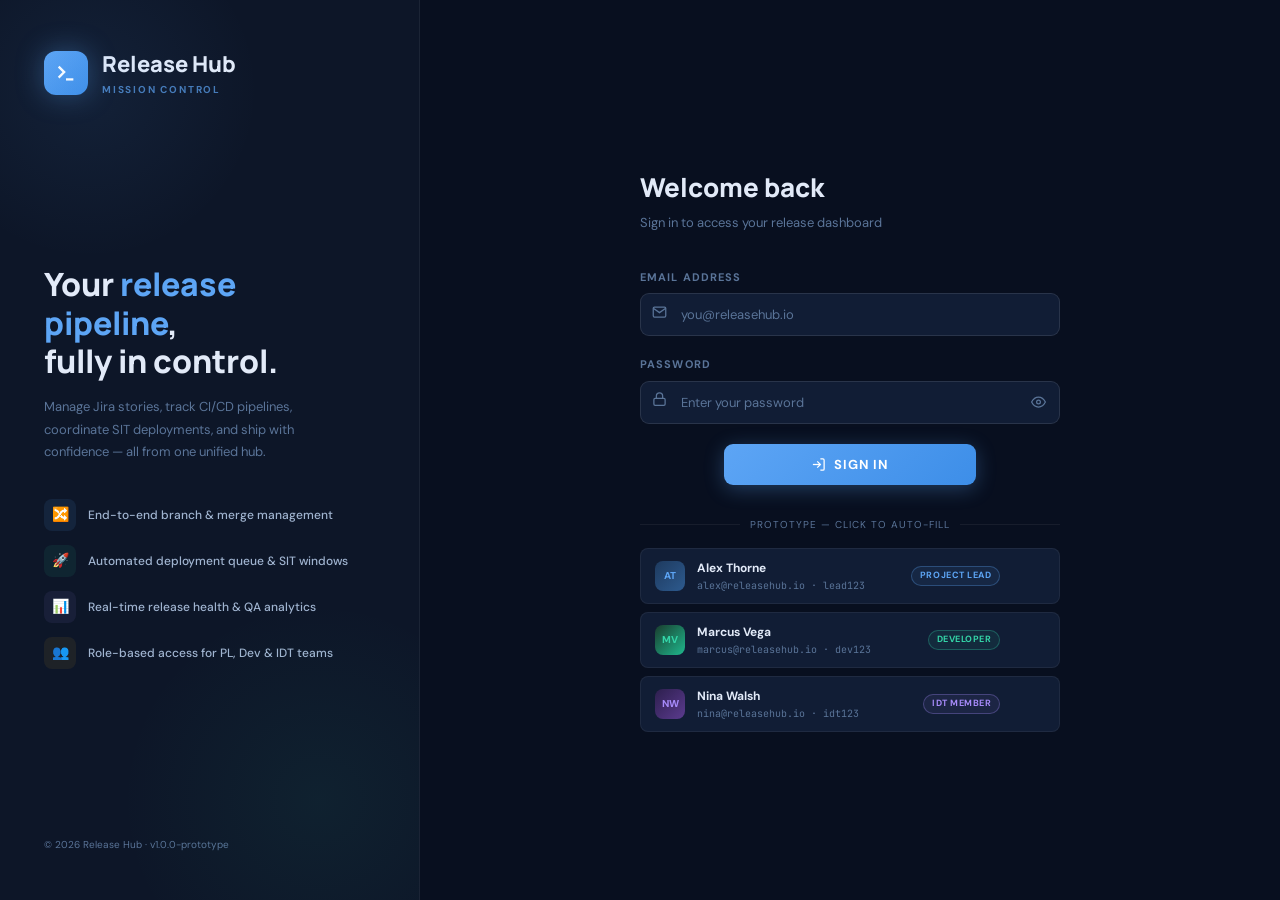
<file: index.html>
<!DOCTYPE html>
<html lang="en" class="dark">
<head>
<meta charset="utf-8"/>
<meta name="viewport" content="width=device-width, initial-scale=1.0"/>
<title>Release Hub | Mission Control</title>
<link href="https://fonts.googleapis.com/css2?family=Manrope:wght@400;500;600;700;800;900&family=JetBrains+Mono:wght@400;500;700&family=DM+Sans:wght@300;400;500;600;700&display=swap" rel="stylesheet"/>

<!-- ─── Stylesheets (load order matters) ─── -->
<link rel="stylesheet" href="css/variables.css"/>
<link rel="stylesheet" href="css/base.css"/>
<link rel="stylesheet" href="css/dashboard.css"/>
<link rel="stylesheet" href="css/release.css"/>
<link rel="stylesheet" href="css/queue.css"/>
<link rel="stylesheet" href="css/branches.css"/>

<style>
/* ─── User footer with role badge ─── */
.user-role-badge {
  display: inline-flex; align-items: center; gap: 4px;
  font-size: 9px; font-weight: 700; padding: 2px 7px;
  border-radius: 20px; text-transform: uppercase; letter-spacing: 0.06em;
  border: 1px solid; margin-top: 3px;
}
.user-footer-inner { flex: 1; min-width: 0; }
.user-footer-actions { display: flex; gap: 4px; align-items: center; }
.logout-btn {
  width: 28px; height: 28px; border-radius: 7px;
  background: none; border: 1px solid var(--border);
  color: var(--text3); cursor: pointer;
  display: flex; align-items: center; justify-content: center;
  transition: all 0.15s; flex-shrink: 0;
}
.logout-btn:hover { background: rgba(248,113,113,0.1); border-color: rgba(248,113,113,0.25); color: var(--red); }
.logout-btn svg { width: 13px; height: 13px; }

/* ─── Nav item locked (no permission) ─── */
.nav-item.locked { opacity: 0.35; cursor: not-allowed; pointer-events: none; }
.nav-item .nav-lock { margin-left: auto; opacity: 0.5; }
.nav-item .nav-lock svg { width: 11px; height: 11px; }

/* ─── Readonly banner ─── */
.readonly-banner {
  display: flex; align-items: center; gap: 8px;
  background: rgba(240,180,41,0.07); border: 1px solid rgba(240,180,41,0.2);
  border-radius: 8px; padding: 8px 14px; margin-bottom: 16px;
  font-size: 11px; color: var(--amber); font-weight: 600;
}
.readonly-banner svg { width: 14px; height: 14px; flex-shrink: 0; }

/* ─── Role indicator chip in header ─── */
.role-chip {
  display: inline-flex; align-items: center; gap: 5px;
  font-size: 10px; font-weight: 700; padding: 4px 10px;
  border-radius: 20px; text-transform: uppercase; letter-spacing: 0.05em;
  border: 1px solid;
}

html.light .logout-btn { border-color: rgba(0,174,239,0.18); }
html.light .logout-btn:hover { background: rgba(220,38,38,0.06); border-color: rgba(220,38,38,0.2); }
html.light .readonly-banner { background: rgba(217,119,6,0.06); border-color: rgba(217,119,6,0.2); }
</style>
</head>
<body>

<!-- auth.js must run first before anything else -->
<script src="js/auth.js"></script>
<script>
  /* ─── Guard: redirect to login if not authenticated ─── */
  if (!Auth.requireAuth()) { /* stops execution if redirecting */ }

  /* ─── Apply saved theme ─── */
  (function() {
    const saved = localStorage.getItem('rh-theme');
    if (saved === 'light') {
      document.documentElement.classList.remove('dark');
      document.documentElement.classList.add('light');
    }
  })();
</script>

<div class="shell">
  <!-- ─── SIDEBAR ─── -->
  <aside>
    <div class="logo-wrap">
      <div class="logo-mark">
        <svg viewBox="0 0 24 24" fill="none" stroke="currentColor" stroke-width="2.5"><polyline points="4 17 10 11 4 5"/><line x1="12" y1="19" x2="20" y2="19"/></svg>
      </div>
      <div class="logo-title">Release Hub</div>
      <div class="logo-sub">Mission Control</div>
    </div>
    <nav id="main-nav">
      <div class="nav-section-label">Navigation</div>
      <a class="nav-item active" id="nav-dashboard" onclick="showPage('dashboard')">
        <svg viewBox="0 0 24 24" fill="none" stroke="currentColor" stroke-width="2"><rect x="3" y="3" width="7" height="7" rx="1"/><rect x="14" y="3" width="7" height="7" rx="1"/><rect x="3" y="14" width="7" height="7" rx="1"/><rect x="14" y="14" width="7" height="7" rx="1"/></svg>
        Dashboard
      </a>
      <a class="nav-item" id="nav-release" onclick="showPage('release')">
        <svg viewBox="0 0 24 24" fill="none" stroke="currentColor" stroke-width="2"><circle cx="6" cy="6" r="2"/><circle cx="18" cy="6" r="2"/><circle cx="6" cy="18" r="2"/><circle cx="18" cy="18" r="2"/><line x1="8" y1="6" x2="16" y2="6"/><line x1="6" y1="8" x2="6" y2="16"/><line x1="18" y1="8" x2="18" y2="16"/></svg>
        Release Management
        <span class="nav-badge">3</span>
      </a>
      <a class="nav-item" id="nav-queue" onclick="showPage('queue')">
        <svg viewBox="0 0 24 24" fill="none" stroke="currentColor" stroke-width="2"><line x1="8" y1="6" x2="21" y2="6"/><line x1="8" y1="12" x2="21" y2="12"/><line x1="8" y1="18" x2="21" y2="18"/><line x1="3" y1="6" x2="3.01" y2="6"/><line x1="3" y1="12" x2="3.01" y2="12"/><line x1="3" y1="18" x2="3.01" y2="18"/></svg>
        Deployment Queue
      </a>
      <div class="nav-section-label" style="margin-top:10px;">System</div>
      <a class="nav-item" id="nav-branches" onclick="showPage('branches')">
        <svg viewBox="0 0 24 24" fill="none" stroke="currentColor" stroke-width="2"><line x1="6" y1="3" x2="6" y2="15"/><circle cx="18" cy="6" r="3"/><circle cx="6" cy="18" r="3"/><path d="M18 9a9 9 0 0 1-9 9"/></svg>
        Branch Management
      </a>
      <a class="nav-item" href="#">
        <svg viewBox="0 0 24 24" fill="none" stroke="currentColor" stroke-width="2"><circle cx="12" cy="12" r="3"/><path d="M19.07 4.93a10 10 0 0 1 0 14.14M4.93 4.93a10 10 0 0 0 0 14.14"/></svg>
        Settings
      </a>
    </nav>

    <!-- ─── Logged-in User Footer ─── -->
    <div class="user-footer" id="user-footer">
      <!-- populated by app.js → applyAuthToUI() -->
    </div>
  </aside>

  <!-- ─── MAIN ─── -->
  <div class="main">
    <header>
      <div class="header-left">
        <span class="header-title">Active Releases</span>
        <!-- Tabs rendered dynamically from DB by app.js → renderReleaseTabs() -->
        <div class="release-tabs" id="release-tabs"></div>
      </div>
      <div class="header-right">
        <!-- Role chip shown in header -->
        <span class="role-chip" id="header-role-chip" style="display:none;"></span>
        <button class="theme-toggle" onclick="toggleTheme()" title="Toggle light/dark mode">
          <div class="theme-toggle-thumb">
            <span class="theme-toggle-icon-moon">🌙</span>
            <span class="theme-toggle-icon-sun">☀️</span>
          </div>
        </button>
        <button class="icon-btn" title="Notifications">
          <svg viewBox="0 0 24 24" fill="none" stroke="currentColor" stroke-width="2"><path d="M18 8A6 6 0 0 0 6 8c0 7-3 9-3 9h18s-3-2-3-9"/><path d="M13.73 21a2 2 0 0 1-3.46 0"/></svg>
          <span class="notif-dot"></span>
        </button>
        <button class="icon-btn" title="Settings">
          <svg viewBox="0 0 24 24" fill="none" stroke="currentColor" stroke-width="2"><circle cx="12" cy="12" r="3"/><path d="M19.4 15a1.65 1.65 0 0 0 .33 1.82l.06.06a2 2 0 0 1-2.83 2.83l-.06-.06a1.65 1.65 0 0 0-1.82-.33 1.65 1.65 0 0 0-1 1.51V21a2 2 0 0 1-4 0v-.09A1.65 1.65 0 0 0 9 19.4a1.65 1.65 0 0 0-1.82.33l-.06.06a2 2 0 0 1-2.83-2.83l.06-.06A1.65 1.65 0 0 0 4.68 15a1.65 1.65 0 0 0-1.51-1H3a2 2 0 0 1 0-4h.09A1.65 1.65 0 0 0 4.6 9a1.65 1.65 0 0 0-.33-1.82l-.06-.06a2 2 0 0 1 2.83-2.83l.06.06A1.65 1.65 0 0 0 9 4.68a1.65 1.65 0 0 0 1-1.51V3a2 2 0 0 1 4 0v.09a1.65 1.65 0 0 0 1 1.51 1.65 1.65 0 0 0 1.82-.33l.06-.06a2 2 0 0 1 2.83 2.83l-.06.06A1.65 1.65 0 0 0 19.4 9a1.65 1.65 0 0 0 1.51 1H21a2 2 0 0 1 0 4h-.09a1.65 1.65 0 0 0-1.51 1z"/></svg>
        </button>
        <div class="head-avatar" id="head-avatar">AT</div>
      </div>
    </header>

    <!-- ══ DASHBOARD ══ -->
    <div class="page active" id="page-dashboard"></div>

    <!-- ══ RELEASE MANAGEMENT ══ -->
    <div class="page" id="page-release"></div>

    <!-- ══ DEPLOYMENT QUEUE ══ -->
    <div class="page" id="page-queue"></div>

    <!-- ══ BRANCH MANAGEMENT ══ -->
    <div class="page" id="page-branches"></div>
  </div>
</div>

<!-- ─── JavaScript (load order matters) ─── -->
<!-- auth.js already loaded in <head> above -->
<script src="js/db.js"></script>
<script src="js/seeds.js"></script>
<script src="js/data.js"></script>
<script src="js/utils.js"></script>
<script src="js/dashboard.js"></script>
<script src="js/release.js"></script>
<script src="js/queue.js"></script>
<script src="js/branches.js"></script>
<script src="js/app.js"></script>

</body>
</html>
</file>
<file: css/variables.css>
/* ═══════════════════════════════════════════════════
   VARIABLES.CSS — CSS Custom Properties & Theming
   ═══════════════════════════════════════════════════ */

:root {
  --bg:       #080f1f;
  --bg2:      #0d1628;
  --bg3:      #111d35;
  --bg4:      #172244;
  --bg5:      #1e2c52;
  --bg6:      #253460;
  --primary:  #5da5f5;
  --primary2: #3d8ee8;
  --teal:     #34d5a8;
  --teal2:    #1fb88d;
  --amber:    #f0b429;
  --red:      #f87171;
  --red2:     #ef4444;
  --purple:   #a78bfa;
  --text:     #e2eaf8;
  --text2:    #a0b4d0;
  --text3:    #5a7498;
  --border:   rgba(255,255,255,0.06);
  --border2:  rgba(255,255,255,0.1);
  --glow-primary: rgba(93,165,245,0.15);
  --glow-teal: rgba(52,213,168,0.12);
  --nav-w: 230px;
  --header-h: 54px;
}

/* ─── LIGHT MODE OVERRIDES ─── */
html.light {
  --bg:       #e8f4fd;
  --bg2:      #ffffff;
  --bg3:      #ffffff;
  --bg4:      #f0f8ff;
  --bg5:      #daeefa;
  --bg6:      #c0e2f5;
  --primary:  #00aeef;
  --primary2: #0092cc;
  --teal:     #00b894;
  --teal2:    #009678;
  --amber:    #d97706;
  --red:      #dc2626;
  --red2:     #dc2626;
  --purple:   #7c3aed;
  --text:     #0d2a45;
  --text2:    #2d5a7a;
  --text3:    #6b9ab8;
  --border:   rgba(0,174,239,0.12);
  --border2:  rgba(0,174,239,0.2);
}

html.light .logo-title { color: #0d2a45; }
html.light .logo-sub { color: rgba(0,174,239,0.6); }
html.light .logo-mark { box-shadow: 0 0 16px rgba(0,174,239,0.25); }
html.light .nav-item:hover { background: rgba(0,174,239,0.06); }
html.light .nav-item.active { background: rgba(0,174,239,0.1); border-color: rgba(0,174,239,0.2); }
html.light aside { background: #ffffff; border-right: 1px solid rgba(0,174,239,0.15); }
html.light .user-avatar { background: linear-gradient(135deg, #d0e8f8, #b8d8f4); border-color: rgba(0,174,239,0.25); }
html.light header { background: #ffffff; border-bottom: 1px solid rgba(0,174,239,0.15); }
html.light .icon-btn { border-color: rgba(0,174,239,0.18); }
html.light .icon-btn:hover { background: #e8f4fd; }
html.light .head-avatar { background: linear-gradient(135deg, #d0e8f8, #b8d8f4); border-color: rgba(0,174,239,0.25); }
html.light .notif-dot { border-color: #ffffff; }
html.light .rel-card { border-color: rgba(0,174,239,0.15); box-shadow: 0 1px 6px rgba(0,174,239,0.08), 0 1px 2px rgba(0,0,0,0.04); background: #ffffff; }
html.light .rel-card:hover { box-shadow: 0 8px 24px rgba(0,174,239,0.15); }
html.light .panel { border-color: rgba(0,174,239,0.15); background: #ffffff; }
html.light .panel-header { background: #f0f8ff; border-bottom: 1px solid rgba(0,174,239,0.15); }
html.light .action-item:hover { background: #f7fcff; }
html.light .health-card { border-color: rgba(0,174,239,0.15); background: #ffffff; }
html.light .quick-item:hover { background: #f7fcff; }
html.light .story-row { background: #ffffff; }
html.light .story-row:hover { background: #f7fcff; }
html.light .app-row { background: #fafcff; border-bottom: 1px solid rgba(0,174,239,0.08); }
html.light .stories-wrap { border-color: rgba(0,174,239,0.15); background: #ffffff; }
html.light .tbl-head { background: #f0f8ff; border-color: rgba(0,174,239,0.15); }
html.light .story-group { border-color: rgba(0,174,239,0.12); }
html.light .apps-wrap { border-top-color: rgba(0,174,239,0.12); }
html.light .search-wrap input { background: #ffffff; border-color: rgba(0,174,239,0.2); color: #0d2a45; }
html.light .search-wrap input:focus { border-color: rgba(0,174,239,0.5); }
html.light .sort-sel { background: #ffffff; border-color: rgba(0,174,239,0.2); color: #2d5a7a; }
html.light .bento-card { border-color: rgba(0,174,239,0.15); background: #ffffff; }
html.light .conflict-item { background: #f0f8ff; }
html.light .timeline-widget { border-color: rgba(0,174,239,0.15); background: #ffffff; }
html.light .tl-dot { background: #ffffff; }
html.light .env-summary { background: rgba(0,174,239,0.06); border-color: rgba(0,174,239,0.2); }
html.light .env-divider { background: rgba(0,174,239,0.2); }
html.light .rel-id-tag { background: #f0f8ff; border-color: rgba(0,174,239,0.2); color: #6b9ab8; }
html.light .dq-stat { border-color: rgba(0,174,239,0.15); background: #ffffff; box-shadow: 0 1px 4px rgba(0,0,0,0.04); }
html.light .queue-table { border-color: rgba(0,174,239,0.15); background: #ffffff; }
html.light .qt-head { background: #f0f8ff; border-color: rgba(0,174,239,0.15); }
html.light .qt-row { border-color: rgba(0,174,239,0.1); }
html.light .qt-row:hover { background: #f7fcff; }
html.light .qt-app-icon { background: rgba(0,174,239,0.08); }
html.light .windows-card { background: #ffffff; border-color: rgba(0,174,239,0.15); box-shadow: 0 1px 4px rgba(0,0,0,0.04); }
html.light .window-item { border-left-color: rgba(0,174,239,0.2); }
html.light .window-item::before { border-color: #ffffff; }
html.light .window-countdown { background: #f0f8ff; }
html.light .emergency-card { border-color: rgba(0,174,239,0.2); }
html.light .btn-ghost { background: #f0f8ff; color: #2d5a7a; border-color: rgba(0,174,239,0.25); }
html.light .btn-ghost:hover { background: #daeefa; color: #0d2a45; }
html.light .btn-teal { background: rgba(0,184,148,0.1); border-color: rgba(0,184,148,0.3); }
html.light .btn-red { background: rgba(220,38,38,0.08); border-color: rgba(220,38,38,0.2); }
html.light .chip-teal  { background: rgba(0,184,148,0.1); border-color: rgba(0,184,148,0.3); }
html.light .chip-blue  { background: rgba(0,174,239,0.1); border-color: rgba(0,174,239,0.3); }
html.light .chip-red   { background: rgba(220,38,38,0.08); border-color: rgba(220,38,38,0.2); }
html.light .chip-gray  { background: rgba(107,154,184,0.1); border-color: rgba(107,154,184,0.25); }
html.light .chip-amber { background: rgba(217,119,6,0.1); border-color: rgba(217,119,6,0.25); }
html.light .chip-purple{ background: rgba(124,58,237,0.08); border-color: rgba(124,58,237,0.2); }
html.light ::-webkit-scrollbar-thumb { background: #b8d8f4; }
html.light ::-webkit-scrollbar-thumb:hover { background: #a0c8ec; }
html.light .prog-bar { background: #e8f4fd; }
html.light .nav-badge { background: #dc2626; }

/* ─── THEME TOGGLE BUTTON ─── */
.theme-toggle {
  width: 56px; height: 28px; border-radius: 20px;
  background: var(--bg5); border: 1px solid var(--border2);
  cursor: pointer; position: relative;
  transition: background 0.3s, border-color 0.3s;
  flex-shrink: 0; padding: 0;
}
html.light .theme-toggle { background: rgba(0,174,239,0.15); border-color: rgba(0,174,239,0.3); }
.theme-toggle-thumb {
  position: absolute; top: 3px; left: 3px;
  width: 20px; height: 20px; border-radius: 50%;
  background: var(--primary);
  transition: transform 0.3s cubic-bezier(0.34,1.56,0.64,1);
  display: flex; align-items: center; justify-content: center;
  font-size: 11px; line-height: 1;
}
html.light .theme-toggle-thumb { transform: translateX(28px); }
.theme-toggle-icon-moon { display: block; }
.theme-toggle-icon-sun  { display: none; }
html.light .theme-toggle-icon-moon { display: none; }
html.light .theme-toggle-icon-sun  { display: block; }
</file>
<file: css/base.css>
/* ═══════════════════════════════════════════════════
   BASE.CSS — Reset, Layout, Sidebar, Header,
              Buttons, Chips, Panel, Avatar
   ═══════════════════════════════════════════════════ */

*, *::before, *::after { box-sizing: border-box; margin: 0; padding: 0; }

html, body { height: 100%; overflow: hidden; }
body {
  background: var(--bg);
  color: var(--text);
  font-family: 'DM Sans', sans-serif;
  font-size: 14px;
  line-height: 1.5;
  transition: background 0.25s, color 0.25s;
}

/* ─── SCROLLBAR ─── */
::-webkit-scrollbar { width: 5px; height: 5px; }
::-webkit-scrollbar-track { background: transparent; }
::-webkit-scrollbar-thumb { background: var(--bg5); border-radius: 10px; }
::-webkit-scrollbar-thumb:hover { background: var(--bg6); }

/* ─── LAYOUT ─── */
.shell { display: flex; height: 100vh; }

/* ─── SIDEBAR ─── */
aside {
  width: var(--nav-w);
  min-width: var(--nav-w);
  background: var(--bg2);
  border-right: 1px solid var(--border);
  display: flex;
  flex-direction: column;
  position: relative;
  z-index: 20;
}

.logo-wrap {
  padding: 20px 18px 22px;
  border-bottom: 1px solid var(--border);
}
.logo-mark {
  width: 36px; height: 36px;
  background: linear-gradient(135deg, var(--primary), var(--primary2));
  border-radius: 10px;
  display: flex; align-items: center; justify-content: center;
  margin-bottom: 10px;
  box-shadow: 0 0 20px rgba(93,165,245,0.3);
}
.logo-mark svg { width: 18px; height: 18px; color: #fff; }
.logo-title { font-family: 'Manrope', sans-serif; font-size: 16px; font-weight: 800; color: #f0f6ff; }
.logo-sub { font-size: 9px; text-transform: uppercase; letter-spacing: 0.18em; color: rgba(93,165,245,0.5); font-weight: 700; margin-top: 1px; }

nav { padding: 10px 8px; flex: 1; }
.nav-section-label {
  font-size: 9px; text-transform: uppercase; letter-spacing: 0.14em;
  color: var(--text3); font-weight: 700; padding: 10px 10px 4px;
}
.nav-item {
  display: flex; align-items: center; gap: 10px;
  padding: 9px 12px; border-radius: 8px;
  font-size: 12px; font-weight: 600; color: var(--text3);
  cursor: pointer; transition: all 0.15s;
  text-decoration: none; position: relative;
  margin-bottom: 2px;
  border: 1px solid transparent;
  letter-spacing: 0.01em;
}
.nav-item svg { width: 15px; height: 15px; flex-shrink: 0; }
.nav-item:hover { color: var(--text2); background: rgba(255,255,255,0.03); }
.nav-item.active {
  color: var(--primary);
  background: rgba(93,165,245,0.1);
  border-color: rgba(93,165,245,0.15);
}
.nav-item.active::before {
  content: '';
  position: absolute; left: 0; top: 25%; bottom: 25%;
  width: 3px; background: var(--primary);
  border-radius: 0 4px 4px 0; left: -8px;
}
.nav-badge {
  margin-left: auto; background: var(--red2);
  color: white; font-size: 9px; font-weight: 700;
  padding: 1px 6px; border-radius: 20px;
}

.user-footer {
  padding: 14px 16px;
  border-top: 1px solid var(--border);
  display: flex; align-items: center; gap: 10px;
}
.user-avatar {
  width: 34px; height: 34px; border-radius: 10px;
  background: linear-gradient(135deg, var(--bg5), var(--bg6));
  display: flex; align-items: center; justify-content: center;
  font-size: 11px; font-weight: 800; color: var(--primary);
  border: 1px solid rgba(93,165,245,0.2);
  flex-shrink: 0;
}
.user-name { font-size: 12px; font-weight: 700; color: var(--text); }
.user-email { font-size: 10px; color: var(--text3); margin-top: 1px; }

/* ─── MAIN AREA ─── */
.main { flex: 1; display: flex; flex-direction: column; min-width: 0; overflow: hidden; }

header {
  height: var(--header-h);
  background: var(--bg2);
  border-bottom: 1px solid var(--border);
  display: flex; align-items: center; justify-content: space-between;
  padding: 0 24px;
  flex-shrink: 0;
  position: relative;
  z-index: 10;
}
.header-left { display: flex; align-items: center; gap: 20px; }
.header-title { font-family: 'Manrope', sans-serif; font-size: 18px; font-weight: 900; color: var(--primary); }

.release-tabs { display: flex; gap: 2px; }
.rtab {
  padding: 5px 14px; font-size: 12px; font-weight: 600;
  background: none; border: none; color: var(--text3);
  cursor: pointer; transition: all 0.15s;
  border-bottom: 2px solid transparent;
  font-family: 'DM Sans', sans-serif;
}
.rtab:hover { color: var(--text2); }
.rtab.active { color: var(--primary); border-bottom-color: var(--primary); }

.header-right { display: flex; align-items: center; gap: 10px; }
.icon-btn {
  width: 34px; height: 34px; border-radius: 8px;
  background: none; border: 1px solid var(--border);
  color: var(--text3); cursor: pointer;
  display: flex; align-items: center; justify-content: center;
  transition: all 0.15s; position: relative;
}
.icon-btn:hover { background: var(--bg3); color: var(--text2); }
.icon-btn svg { width: 15px; height: 15px; }
.notif-dot {
  position: absolute; top: 7px; right: 7px;
  width: 6px; height: 6px;
  background: var(--red2); border-radius: 50%;
  border: 2px solid var(--bg2);
}
.head-avatar {
  width: 30px; height: 30px; border-radius: 8px;
  background: linear-gradient(135deg, var(--bg5), var(--bg6));
  display: flex; align-items: center; justify-content: center;
  font-size: 10px; font-weight: 800; color: var(--primary);
  border: 1px solid rgba(93,165,245,0.2);
  cursor: pointer;
}

/* ─── PAGES ─── */
.page { flex: 1; overflow-y: auto; padding: 24px; display: none; }
.page.active { display: block; }

/* ─── BUTTONS ─── */
.btn {
  display: inline-flex; align-items: center; gap: 6px;
  padding: 7px 14px; border-radius: 7px;
  font-size: 11px; font-weight: 700; cursor: pointer;
  border: none; transition: all 0.15s; letter-spacing: 0.02em;
  font-family: 'DM Sans', sans-serif;
  text-transform: uppercase;
}
.btn-primary {
  background: linear-gradient(135deg, var(--primary), var(--primary2));
  color: white; box-shadow: 0 2px 12px rgba(93,165,245,0.25);
}
.btn-primary:hover { box-shadow: 0 4px 20px rgba(93,165,245,0.4); transform: translateY(-1px); }
.btn-ghost { background: var(--bg4); color: var(--text2); border: 1px solid var(--border2); }
.btn-ghost:hover { background: var(--bg5); color: var(--text); }
.btn-teal { background: rgba(52,213,168,0.15); color: var(--teal); border: 1px solid rgba(52,213,168,0.25); }
.btn-teal:hover { background: rgba(52,213,168,0.25); }
.btn-red { background: rgba(248,113,113,0.12); color: var(--red); border: 1px solid rgba(248,113,113,0.2); }
.btn-sm { padding: 4px 10px; font-size: 10px; }
.btn svg { width: 12px; height: 12px; }

/* ─── STATUS CHIPS ─── */
.chip {
  display: inline-flex; align-items: center; gap: 4px;
  font-size: 9px; font-weight: 700; padding: 3px 8px;
  border-radius: 20px; text-transform: uppercase; letter-spacing: 0.06em;
  white-space: nowrap; border: 1px solid;
}
.chip-teal  { background: rgba(52,213,168,0.1); color: var(--teal); border-color: rgba(52,213,168,0.25); }
.chip-blue  { background: rgba(93,165,245,0.1); color: var(--primary); border-color: rgba(93,165,245,0.25); }
.chip-red   { background: rgba(248,113,113,0.1); color: var(--red); border-color: rgba(248,113,113,0.2); }
.chip-gray  { background: rgba(160,180,208,0.08); color: var(--text3); border-color: rgba(160,180,208,0.15); }
.chip-amber { background: rgba(240,180,41,0.1); color: var(--amber); border-color: rgba(240,180,41,0.2); }
.chip-purple{ background: rgba(167,139,250,0.1); color: var(--purple); border-color: rgba(167,139,250,0.2); }
.chip-dot { width: 5px; height: 5px; border-radius: 50%; background: currentColor; }

/* ─── PANEL / CARD ─── */
.panel {
  background: var(--bg3);
  border: 1px solid var(--border);
  border-radius: 10px;
  overflow: hidden;
}
.panel-header {
  display: flex; align-items: center; justify-content: space-between;
  padding: 14px 18px;
  background: var(--bg4);
  border-bottom: 1px solid var(--border);
}
.panel-header h3 { font-size: 12px; font-weight: 700; display: flex; align-items: center; gap: 8px; }
.panel-header h3 svg { width: 14px; height: 14px; color: var(--primary); }

/* ─── AVATAR ─── */
.avatar {
  width: 24px; height: 24px; border-radius: 50%;
  display: flex; align-items: center; justify-content: center;
  font-size: 9px; font-weight: 800;
  border: 1px solid var(--border2);
  flex-shrink: 0;
}

/* ─── PAGE HEADER ─── */
.page-title {
  font-family: 'Manrope', sans-serif;
  font-size: 24px; font-weight: 900; color: var(--text);
}
.page-sub { font-size: 12px; color: var(--text3); margin-top: 3px; }

/* ─── FADE IN ─── */
@keyframes fadeUp { from { opacity:0; transform:translateY(8px); } to { opacity:1; transform:translateY(0); } }
.page.active { animation: fadeUp 0.25s ease; }
</file>
<file: css/dashboard.css>
/* ═══════════════════════════════════════════════════
   DASHBOARD.CSS — Dashboard Page Styles
   ═══════════════════════════════════════════════════ */

.dash-hero { display: flex; justify-content: space-between; align-items: flex-end; margin-bottom: 18px; }
.releases-row { display: grid; grid-template-columns: repeat(5,1fr); gap: 12px; margin-bottom: 24px; }
.rel-card {
  background: var(--bg3);
  border: 1px solid var(--border);
  border-radius: 10px; padding: 18px;
  border-top: 3px solid;
  cursor: pointer; transition: all 0.2s;
  position: relative; overflow: hidden;
}
.rel-card:hover { transform: translateY(-2px); box-shadow: 0 8px 24px rgba(0,0,0,0.3); }
.rel-card-id { font-family: 'Manrope', sans-serif; font-size: 20px; font-weight: 900; margin-bottom: 14px; }
.rel-row { display: flex; justify-content: space-between; font-size: 11px; margin-bottom: 5px; }
.rel-row .lbl { color: var(--text3); }
.rel-row .val { font-weight: 700; }
.prog-wrap { margin: 10px 0 6px; }
.prog-bar { height: 3px; background: var(--bg); border-radius: 3px; overflow: hidden; }
.prog-fill { height: 100%; border-radius: 3px; }
.prog-labels { display: flex; justify-content: space-between; font-size: 9px; font-weight: 700; margin-bottom: 4px; }
.rel-status { display: flex; align-items: center; gap: 6px; margin-top: 12px; }
.status-dot { width: 7px; height: 7px; border-radius: 50%; }
.status-text { font-size: 9px; font-weight: 700; text-transform: uppercase; letter-spacing: 0.08em; }
.urgent-tag {
  position: absolute; top: 6px; right: -16px;
  background: var(--red2); color: white; font-size: 8px; font-weight: 700;
  padding: 2px 22px; transform: rotate(30deg); letter-spacing: 0.1em; text-transform: uppercase;
}

.dash-grid { display: grid; grid-template-columns: 2fr 1fr; gap: 16px; }
.action-item {
  display: flex; align-items: center; justify-content: space-between;
  padding: 14px 18px; border-bottom: 1px solid var(--border);
  transition: background 0.15s;
}
.action-item:last-child { border-bottom: none; }
.action-item:hover { background: rgba(255,255,255,0.015); }
.action-icon {
  width: 34px; height: 34px; border-radius: 8px;
  display: flex; align-items: center; justify-content: center;
  flex-shrink: 0; font-size: 15px;
}
.action-info { flex: 1; min-width: 0; }
.action-title { font-size: 12px; font-weight: 700; white-space: nowrap; overflow: hidden; text-overflow: ellipsis; }
.action-desc { font-size: 10px; color: var(--text3); margin-top: 2px; }
.action-btns { display: flex; gap: 6px; align-items: center; flex-shrink: 0; }
.dismiss-btn { background: none; border: none; color: var(--text3); cursor: pointer; padding: 4px; border-radius: 4px; line-height: 1; }
.dismiss-btn:hover { color: var(--red); }

.health-grid { display: grid; grid-template-columns: 1fr 1fr; gap: 12px; margin-top: 14px; }
.health-card {
  background: var(--bg3); border: 1px solid var(--border);
  border-radius: 10px; padding: 16px;
}
.health-top { display: flex; justify-content: space-between; align-items: flex-start; margin-bottom: 14px; }
.health-label { font-size: 9px; color: var(--text3); text-transform: uppercase; letter-spacing: 0.1em; margin-top: 1px; }
.health-val { font-family: 'Manrope', sans-serif; font-size: 22px; font-weight: 900; }
.health-sub { font-size: 9px; font-weight: 700; text-transform: uppercase; letter-spacing: 0.08em; }
.spark-bars { display: flex; align-items: flex-end; gap: 3px; height: 32px; }
.spark-bar { width: 4px; border-radius: 2px 2px 0 0; }

.quick-panel { display: flex; flex-direction: column; gap: 0; }
.quick-item {
  display: flex; align-items: center; padding: 14px 18px;
  border-bottom: 1px solid var(--border); gap: 12px;
  cursor: pointer; transition: all 0.15s;
  border-left: 3px solid transparent;
}
.quick-item:last-child { border-bottom: none; }
.quick-item:hover { background: rgba(255,255,255,0.02); }
.quick-icon {
  width: 36px; height: 36px; border-radius: 8px;
  display: flex; align-items: center; justify-content: center;
  flex-shrink: 0; font-size: 16px;
}
.quick-title { font-size: 12px; font-weight: 700; }
.quick-sub { font-size: 10px; color: var(--text3); margin-top: 1px; }
.quick-arrow { margin-left: auto; color: var(--text3); }
.quick-arrow svg { width: 12px; height: 12px; }
</file>
<file: css/release.css>
/* ═══════════════════════════════════════════════════
   RELEASE.CSS — Release Management Page Styles
   ═══════════════════════════════════════════════════ */

.breadcrumb { display: flex; align-items: center; gap: 6px; font-size: 9px; text-transform: uppercase; letter-spacing: 0.14em; color: var(--text3); font-weight: 700; margin-bottom: 6px; }
.breadcrumb .curr { color: var(--primary); }
.breadcrumb svg { width: 10px; height: 10px; }

.rel-page-top { display: flex; justify-content: space-between; align-items: flex-start; margin-bottom: 20px; gap: 16px; }
.rel-id-tag {
  font-size: 10px; font-weight: 500; background: var(--bg4);
  padding: 3px 8px; border-radius: 4px; color: var(--text3);
  font-family: 'JetBrains Mono', monospace; border: 1px solid var(--border);
}

.env-summary {
  display: flex; align-items: center; gap: 20px;
  background: rgba(58,74,95,0.15);
  border: 1px solid var(--border2);
  border-radius: 10px; padding: 14px 22px;
  flex-shrink: 0;
}
.env-stat .es-label { font-size: 9px; font-weight: 700; text-transform: uppercase; letter-spacing: 0.1em; color: var(--text3); display: flex; align-items: center; gap: 5px; margin-bottom: 4px; }
.env-stat .es-val { font-family: 'Manrope', sans-serif; font-size: 18px; font-weight: 900; }
.env-divider { width: 1px; height: 38px; background: var(--border2); }

.tbl-filters { display: flex; align-items: center; gap: 10px; margin-bottom: 12px; }
.search-wrap { position: relative; flex: 1; max-width: 360px; }
.search-wrap input {
  width: 100%; background: var(--bg3); border: 1px solid var(--border);
  border-radius: 7px; padding: 8px 12px 8px 34px;
  font-size: 12px; color: var(--text); outline: none; font-family: 'DM Sans', sans-serif;
  transition: border-color 0.15s;
}
.search-wrap input:focus { border-color: rgba(93,165,245,0.4); }
.search-wrap input::placeholder { color: var(--text3); }
.search-icon { position: absolute; left: 10px; top: 50%; transform: translateY(-50%); color: var(--text3); }
.search-icon svg { width: 14px; height: 14px; }
.sort-sel {
  background: var(--bg3); border: 1px solid var(--border);
  border-radius: 7px; padding: 7px 12px; font-size: 11px;
  color: var(--text2); outline: none; font-family: 'DM Sans', sans-serif; cursor: pointer;
}

.tbl-head {
  display: grid; grid-template-columns: 5fr 2fr 2fr 3fr;
  gap: 12px; padding: 10px 18px;
  background: var(--bg4); border: 1px solid var(--border);
  border-radius: 8px 8px 0 0;
  font-size: 9px; font-weight: 700; text-transform: uppercase;
  letter-spacing: 0.12em; color: var(--text3); margin-bottom: -1px;
}
.tbl-head div:last-child { text-align: right; }

.stories-wrap { border: 1px solid var(--border); border-radius: 0 0 8px 8px; overflow: hidden; }

.story-group { border-bottom: 1px solid var(--border); }
.story-group:last-child { border-bottom: none; }

.story-row {
  display: grid; grid-template-columns: 5fr 2fr 2fr 3fr;
  gap: 12px; padding: 14px 18px;
  background: var(--bg3); align-items: center;
  cursor: pointer; transition: background 0.15s;
  border-left: 3px solid;
}
.story-row:hover { background: var(--bg4); }

.story-expand { transition: transform 0.2s; display: inline-flex; margin-right: 8px; }
.story-expand svg { width: 12px; height: 12px; color: var(--text3); }
.story-expand.open { transform: rotate(90deg); }
.story-name-text { font-size: 12px; font-weight: 700; }
.story-meta { font-size: 9px; color: var(--text3); text-transform: uppercase; letter-spacing: 0.08em; margin-top: 2px; font-family: 'JetBrains Mono', monospace; }

.owner-cell { display: flex; align-items: center; gap: 8px; }
.owner-info .owner-name { font-size: 11px; font-weight: 700; }
.owner-info .owner-time { font-size: 9px; color: var(--text3); margin-top: 1px; }

.story-actions { display: flex; justify-content: flex-end; gap: 6px; align-items: center; }
.more-btn { background: none; border: none; color: var(--text3); cursor: pointer; padding: 4px; font-size: 16px; line-height: 1; }
.more-btn:hover { color: var(--text2); }

.apps-wrap { display: none; border-top: 1px solid var(--border); }
.apps-wrap.open { display: block; }

.app-row {
  display: grid; grid-template-columns: 5fr 2fr 2fr 3fr;
  gap: 12px; padding: 10px 18px 10px 36px;
  background: rgba(8,15,31,0.4);
  border-bottom: 1px solid rgba(255,255,255,0.03);
  align-items: center;
  border-left: 3px solid transparent;
}
.app-row:last-child { border-bottom: none; }
.app-name-text { font-size: 11px; font-weight: 700; color: var(--text2); text-transform: uppercase; letter-spacing: 0.05em; }
.app-branch { font-size: 9px; color: var(--primary); font-family: 'JetBrains Mono', monospace; margin-top: 3px; display: flex; align-items: center; gap: 4px; }
.app-branch svg { width: 10px; height: 10px; }

/* ─── Bento Cards ─── */
.bento-grid { display: grid; grid-template-columns: repeat(3,1fr); gap: 14px; margin-top: 20px; }
.bento-card { background: var(--bg3); border: 1px solid var(--border); border-radius: 10px; padding: 18px; }
.bento-lbl { font-size: 9px; font-weight: 700; text-transform: uppercase; letter-spacing: 0.14em; color: var(--text3); display: flex; align-items: center; justify-content: space-between; margin-bottom: 14px; }
.bento-lbl svg { width: 14px; height: 14px; }
.bento-big { font-family: 'Manrope', sans-serif; font-size: 32px; font-weight: 900; }

.conflict-item { background: var(--bg4); border-radius: 6px; padding: 10px 12px; border-left: 2px solid; margin-bottom: 8px; }
.conflict-title { font-size: 11px; font-weight: 700; }
.conflict-sub { font-size: 9px; color: var(--text3); margin-top: 2px; }

/* ─── Timeline ─── */
.timeline-widget { background: var(--bg3); border: 1px solid var(--border); border-radius: 10px; padding: 20px; margin-top: 14px; }
.tl-steps { display: grid; grid-template-columns: repeat(6,1fr); gap: 8px; margin-top: 20px; position: relative; }
.tl-line-bg { position: absolute; left: 10%; right: 10%; top: 11px; height: 1px; background: var(--border2); z-index: 0; }
.tl-step { display: flex; flex-direction: column; align-items: center; text-align: center; gap: 8px; position: relative; z-index: 1; }
.tl-dot { width: 22px; height: 22px; border-radius: 50%; display: flex; align-items: center; justify-content: center; background: var(--bg3); border: 2px solid; }
.tl-dot svg { width: 12px; height: 12px; }
.tl-step-name { font-size: 10px; font-weight: 700; }
.tl-step-status { font-size: 8px; font-weight: 700; text-transform: uppercase; letter-spacing: 0.1em; }
.tl-step-date { font-size: 8px; color: var(--text3); }

/* ─── Pulse animation for env summary ─── */
@keyframes pulseGrow { 0%,100% { opacity:1; transform:scale(1); } 50% { opacity:0.6; transform:scale(0.85); } }
.pulse-status { animation: pulseGrow 2s infinite; }
</file>
<file: css/queue.css>
/* ═══════════════════════════════════════════════════
   QUEUE.CSS — Deployment Queue Page Styles
   ═══════════════════════════════════════════════════ */

.dq-stats { display: grid; grid-template-columns: repeat(4,1fr); gap: 12px; margin-bottom: 22px; }
.dq-stat {
  background: var(--bg3); border: 1px solid var(--border);
  border-radius: 10px; padding: 18px; position: relative; overflow: hidden;
}
.dq-stat.highlight { border-bottom: 3px solid var(--primary); }
.dq-stat-label { font-size: 9px; font-weight: 700; text-transform: uppercase; letter-spacing: 0.12em; color: var(--text3); margin-bottom: 6px; }
.dq-stat-value { font-family: 'Manrope', sans-serif; font-size: 26px; font-weight: 900; font-variant-numeric: tabular-nums; }
.dq-stat-icon { position: absolute; right: -6px; bottom: -6px; font-size: 48px; opacity: 0.07; }

.dq-layout { display: grid; grid-template-columns: 1fr 260px; gap: 16px; }

.queue-table { background: var(--bg3); border: 1px solid var(--border); border-radius: 10px; overflow: hidden; }
.qt-head {
  display: grid; grid-template-columns: 2fr 2.5fr 80px 120px 130px;
  gap: 8px; padding: 11px 20px;
  background: var(--bg4); border-bottom: 1px solid var(--border);
  font-size: 9px; font-weight: 700; text-transform: uppercase;
  letter-spacing: 0.1em; color: var(--text3);
}
.qt-head div:last-child { text-align: right; }
.qt-row {
  display: grid; grid-template-columns: 2fr 2.5fr 80px 120px 130px;
  gap: 8px; padding: 14px 20px;
  border-bottom: 1px solid var(--border);
  align-items: center; transition: background 0.15s;
}
.qt-row:last-child { border-bottom: none; }
.qt-row:hover { background: rgba(255,255,255,0.02); }
.qt-app-icon { width: 32px; height: 32px; border-radius: 7px; background: rgba(93,165,245,0.08); display: flex; align-items: center; justify-content: center; font-size: 15px; flex-shrink: 0; }
.qt-app-name { font-size: 12px; font-weight: 700; }
.qt-app-cid { font-size: 9px; color: var(--text3); font-family: 'JetBrains Mono', monospace; }
.qt-branch-text { font-size: 10px; font-family: 'JetBrains Mono', monospace; color: var(--text2); display: flex; align-items: center; gap: 5px; }
.qt-branch-text svg { width: 10px; height: 10px; color: var(--text3); flex-shrink: 0; }
.env-tag {
  display: inline-block; font-size: 9px; font-weight: 800;
  padding: 3px 8px; border-radius: 5px; text-transform: uppercase; letter-spacing: 0.06em;
}
.env-sit { background: rgba(93,165,245,0.12); color: var(--primary); border: 1px solid rgba(93,165,245,0.25); }
.env-nft { background: rgba(52,213,168,0.1); color: var(--teal); border: 1px solid rgba(52,213,168,0.2); }
.qt-status { display: flex; align-items: center; gap: 6px; font-size: 11px; font-weight: 700; color: var(--teal); }
.pulse-dot { width: 6px; height: 6px; border-radius: 50%; background: var(--teal); animation: pulse 2s infinite; }
@keyframes pulse { 0%,100% { opacity:1; transform:scale(1); } 50% { opacity:0.5; transform:scale(0.8); } }

.dq-sidebar { display: flex; flex-direction: column; gap: 14px; }
.windows-card { background: var(--bg3); border: 1px solid var(--border); border-radius: 10px; border-left: 3px solid var(--primary); padding: 18px; }
.wc-label { font-size: 9px; font-weight: 700; text-transform: uppercase; letter-spacing: 0.14em; color: var(--primary); margin-bottom: 16px; }
.window-item { padding-left: 16px; border-left: 1px solid rgba(255,255,255,0.1); position: relative; margin-bottom: 18px; }
.window-item:last-child { margin-bottom: 0; }
.window-item::before { content: ''; position: absolute; left: -5px; top: 3px; width: 9px; height: 9px; border-radius: 50%; border: 3px solid var(--bg); }
.window-item.wi-active::before { background: var(--primary); }
.window-item.wi-dim::before { background: var(--text3); }
.window-title { font-size: 11px; font-weight: 700; margin-bottom: 2px; }
.window-time { font-size: 10px; color: var(--text3); }
.window-countdown { font-size: 9px; font-family: 'JetBrains Mono', monospace; background: var(--bg4); padding: 4px 8px; border-radius: 5px; color: var(--primary); display: inline-block; margin-top: 6px; }
.window-countdown.wc-gray { color: var(--text3); }

.emergency-card {
  border: 2px dashed rgba(255,255,255,0.1);
  border-radius: 10px; padding: 20px;
  display: flex; flex-direction: column; align-items: center;
  text-align: center; margin-top: 14px;
}
.emergency-card svg { color: var(--text3); width: 28px; height: 28px; margin-bottom: 8px; }
.emergency-card p { font-size: 11px; color: var(--text3); margin-bottom: 12px; }
</file>
<file: css/branches.css>
/* ═══════════════════════════════════════════════════
   BRANCHES.CSS — Branch Management Page Styles
   ═══════════════════════════════════════════════════ */

/* ─── Page top bar ─── */
.bm-top {
  display: flex; justify-content: space-between;
  align-items: flex-end; margin-bottom: 20px;
}

/* ─── Release selector dropdown ─── */
.bm-release-wrap {
  display: flex; align-items: center; gap: 10px;
}
.bm-release-label {
  font-size: 10px; font-weight: 700; text-transform: uppercase;
  letter-spacing: 0.12em; color: var(--text3); white-space: nowrap;
}
.bm-release-select {
  background: var(--bg3);
  border: 1px solid var(--border2);
  border-radius: 8px;
  padding: 9px 36px 9px 14px;
  font-size: 13px; font-weight: 700;
  color: var(--text);
  font-family: 'DM Sans', sans-serif;
  outline: none; cursor: pointer;
  appearance: none;
  -webkit-appearance: none;
  background-image: url("data:image/svg+xml,%3Csvg xmlns='http://www.w3.org/2000/svg' width='12' height='12' viewBox='0 0 24 24' fill='none' stroke='%235a7498' stroke-width='2'%3E%3Cpolyline points='6 9 12 15 18 9'/%3E%3C/svg%3E");
  background-repeat: no-repeat;
  background-position: right 12px center;
  min-width: 160px;
  transition: border-color 0.15s, box-shadow 0.15s;
}
.bm-release-select:focus {
  border-color: var(--primary);
  box-shadow: 0 0 0 3px rgba(93,165,245,0.1);
}
html.light .bm-release-select {
  background-color: #ffffff;
  border-color: rgba(0,174,239,0.2);
  color: #0d2a45;
  background-image: url("data:image/svg+xml,%3Csvg xmlns='http://www.w3.org/2000/svg' width='12' height='12' viewBox='0 0 24 24' fill='none' stroke='%236b9ab8' stroke-width='2'%3E%3Cpolyline points='6 9 12 15 18 9'/%3E%3C/svg%3E");
}

/* ─── Search input ─── */
.bm-search-wrap { position: relative; }
.bm-search-wrap input {
  background: var(--bg3); border: 1px solid var(--border);
  border-radius: 8px; padding: 9px 12px 9px 34px;
  font-size: 12px; color: var(--text); outline: none;
  font-family: 'DM Sans', sans-serif;
  transition: border-color 0.15s;
  width: 260px;
}
.bm-search-wrap input:focus { border-color: rgba(93,165,245,0.4); }
.bm-search-wrap input::placeholder { color: var(--text3); }
.bm-search-icon {
  position: absolute; left: 10px; top: 50%;
  transform: translateY(-50%); color: var(--text3); pointer-events: none;
}
.bm-search-icon svg { width: 14px; height: 14px; display: block; }
html.light .bm-search-wrap input {
  background: #ffffff; border-color: rgba(0,174,239,0.2); color: #0d2a45;
}

/* ─── Stats strip ─── */
.bm-stats {
  display: grid; grid-template-columns: repeat(4, 1fr);
  gap: 12px; margin-bottom: 20px;
}
.bm-stat {
  background: var(--bg3); border: 1px solid var(--border);
  border-radius: 10px; padding: 16px 18px;
  display: flex; align-items: center; gap: 14px;
  position: relative; overflow: hidden;
}
.bm-stat-icon {
  width: 38px; height: 38px; border-radius: 9px;
  display: flex; align-items: center; justify-content: center;
  font-size: 17px; flex-shrink: 0;
}
.bm-stat-label {
  font-size: 9px; font-weight: 700; text-transform: uppercase;
  letter-spacing: 0.12em; color: var(--text3); margin-bottom: 4px;
}
.bm-stat-value {
  font-family: 'Manrope', sans-serif; font-size: 22px; font-weight: 900;
  line-height: 1;
}
.bm-stat-bg-icon {
  position: absolute; right: -4px; bottom: -4px;
  font-size: 44px; opacity: 0.06; pointer-events: none;
}

html.light .bm-stat { background: #ffffff; border-color: rgba(0,174,239,0.15); }

/* ─── Branch table container ─── */
.branch-table-wrap {
  background: var(--bg3); border: 1px solid var(--border);
  border-radius: 10px; overflow: hidden;
}

/* ─── Shared grid template ─── */
.bt-head,
.bt-row {
  display: grid;
  grid-template-columns: 44px 1.8fr 2.2fr 1.8fr 1.6fr 140px;
  gap: 0;
  padding: 0 18px;
}

/* ─── Table header ─── */
.bt-head {
  height: 36px;
  background: var(--bg4);
  border-bottom: 1px solid var(--border);
  font-size: 9px; font-weight: 700; text-transform: uppercase;
  letter-spacing: 0.12em; color: var(--text3);
  align-items: center;
}
/* Every header cell left-aligned, with right padding so text doesn't crowd next column */
.bt-head > * {
  text-align: left;
  padding-right: 12px;
}

html.light .bt-head { background: #f0f8ff; border-color: rgba(0,174,239,0.15); }

/* ─── Table row ─── */
.bt-row {
  min-height: 52px;
  border-bottom: 1px solid var(--border);
  align-items: center;
  transition: background 0.12s;
  border-left: 3px solid transparent;
}
/* Every row cell: left-aligned block, no overflow by default */
.bt-row > * {
  text-align: left;
  padding-right: 12px;
  min-width: 0;
}
.bt-row:last-child { border-bottom: none; }
.bt-row:hover { background: rgba(255,255,255,0.02); }

html.light .bt-row { border-bottom-color: rgba(0,174,239,0.08); }
html.light .bt-row:hover { background: #f7fcff; }

/* ─── Row index number ─── */
.bt-idx {
  font-size: 10px; font-weight: 700; font-family: 'JetBrains Mono', monospace;
  color: var(--text3); text-align: left; padding-right: 0;
}

/* ─── App cell ─── */
.bt-app {
  display: flex; align-items: center; gap: 9px;
  overflow: hidden;
}
.bt-app-icon {
  width: 30px; height: 30px; border-radius: 7px;
  background: rgba(93,165,245,0.08);
  display: flex; align-items: center; justify-content: center;
  font-size: 13px; flex-shrink: 0;
}
html.light .bt-app-icon { background: rgba(0,174,239,0.08); }
.bt-app-name {
  font-size: 11px; font-weight: 700;
  text-transform: uppercase; letter-spacing: 0.04em;
  color: var(--text2);
  white-space: nowrap; overflow: hidden; text-overflow: ellipsis;
}

/* ─── Branch cell ─── */
.bt-branch {
  display: flex; align-items: center; gap: 6px;
  font-size: 10px; font-family: 'JetBrains Mono', monospace;
  color: var(--primary);
  overflow: hidden;
}
.bt-branch svg { width: 11px; height: 11px; color: var(--text3); flex-shrink: 0; }
.bt-branch-text {
  overflow: hidden; white-space: nowrap; text-overflow: ellipsis;
}

/* ─── Story cell ─── */
.bt-story {
  display: flex; flex-direction: column; align-items: flex-start; gap: 3px;
  overflow: hidden;
}
.bt-story-id {
  font-size: 9px; font-weight: 700; font-family: 'JetBrains Mono', monospace;
  padding: 2px 7px; border-radius: 4px; border: 1px solid;
  display: inline-flex; align-items: center;
  width: fit-content; flex-shrink: 0;
}
.bt-story-name {
  font-size: 10px; color: var(--text3);
  white-space: nowrap; overflow: hidden; text-overflow: ellipsis;
  width: 100%;
}

/* ─── Owner / Status cell ─── */
.bt-owner {
  display: flex; align-items: center; gap: 7px;
  overflow: hidden;
}
.bt-owner-name {
  font-size: 10px; font-weight: 700;
  white-space: nowrap; overflow: hidden; text-overflow: ellipsis;
}

/* ─── Actions cell ─── */
.bt-actions {
  display: flex; justify-content: flex-start; align-items: center; gap: 6px;
  padding-right: 0;
}

/* ─── Empty state ─── */
.bm-empty {
  display: flex; flex-direction: column; align-items: center;
  justify-content: center; padding: 60px 20px; text-align: center;
}
.bm-empty svg { width: 36px; height: 36px; color: var(--text3); margin-bottom: 12px; }
.bm-empty-title { font-size: 14px; font-weight: 700; color: var(--text2); margin-bottom: 6px; }
.bm-empty-sub { font-size: 12px; color: var(--text3); }

/* ─── Result count label ─── */
.bm-result-label {
  font-size: 10px; color: var(--text3); font-weight: 600;
  margin-bottom: 8px; padding-left: 2px;
}
</file>
<file: css/login.css>
/* ═══════════════════════════════════════════════════
   LOGIN.CSS — Login Page Styles
   ═══════════════════════════════════════════════════ */

/* ─── Box-sizing reset (base.css not loaded on login page) ─── */
*, *::before, *::after { box-sizing: border-box; margin: 0; padding: 0; }

html, body {
  height: 100%;
  overflow: hidden;
  background: var(--bg);
  color: var(--text);
  font-family: 'DM Sans', sans-serif;
  font-size: 14px;
  line-height: 1.5;
  transition: background 0.25s, color 0.25s;
}

/* ─── Full-page layout ─── */
.login-shell {
  display: flex;
  height: 100vh;
  overflow: hidden;
}

/* ─── Left branding panel ─── */
.login-brand {
  width: 420px;
  min-width: 420px;
  background: var(--bg2);
  border-right: 1px solid var(--border);
  display: flex;
  flex-direction: column;
  justify-content: space-between;
  padding: 48px 44px;
  position: relative;
  overflow: hidden;
}

/* decorative glow orbs */
.login-brand::before {
  content: '';
  position: absolute;
  top: -80px; left: -80px;
  width: 340px; height: 340px;
  border-radius: 50%;
  background: radial-gradient(circle, rgba(93,165,245,0.08) 0%, transparent 70%);
  pointer-events: none;
}
.login-brand::after {
  content: '';
  position: absolute;
  bottom: -100px; right: -100px;
  width: 400px; height: 400px;
  border-radius: 50%;
  background: radial-gradient(circle, rgba(52,213,168,0.06) 0%, transparent 70%);
  pointer-events: none;
}

.brand-logo-wrap { display: flex; align-items: center; gap: 14px; }
.brand-logo-mark {
  width: 44px; height: 44px;
  background: linear-gradient(135deg, var(--primary), var(--primary2));
  border-radius: 12px;
  display: flex; align-items: center; justify-content: center;
  box-shadow: 0 0 28px rgba(93,165,245,0.35);
  flex-shrink: 0;
}
.brand-logo-mark svg { width: 22px; height: 22px; color: #fff; }
.brand-name { font-family: 'Manrope', sans-serif; font-size: 22px; font-weight: 900; color: var(--text); }
.brand-sub { font-size: 10px; text-transform: uppercase; letter-spacing: 0.18em; color: var(--primary); font-weight: 700; opacity: 0.7; margin-top: 1px; }

.brand-body { flex: 1; display: flex; flex-direction: column; justify-content: center; padding: 32px 0; }
.brand-headline {
  font-family: 'Manrope', sans-serif;
  font-size: 32px; font-weight: 900;
  color: var(--text);
  line-height: 1.2;
  margin-bottom: 16px;
}
.brand-headline span { color: var(--primary); }
.brand-desc { font-size: 13px; color: var(--text3); line-height: 1.7; max-width: 300px; margin-bottom: 36px; }

.brand-features { display: flex; flex-direction: column; gap: 14px; }
.brand-feature {
  display: flex; align-items: center; gap: 12px;
  font-size: 12px; color: var(--text2); font-weight: 500;
}
.brand-feature-icon {
  width: 32px; height: 32px; border-radius: 8px;
  display: flex; align-items: center; justify-content: center;
  font-size: 14px; flex-shrink: 0;
}

.brand-footer { font-size: 10px; color: var(--text3); }

/* ─── Right form panel ─── */
.login-form-panel {
  flex: 1;
  display: flex;
  align-items: center;
  justify-content: center;
  padding: 40px;
  overflow-y: auto;
}

.login-card {
  width: 100%;
  max-width: 420px;
}

.login-card-title {
  font-family: 'Manrope', sans-serif;
  font-size: 26px; font-weight: 900;
  color: var(--text);
  margin-bottom: 6px;
}
.login-card-sub { font-size: 13px; color: var(--text3); margin-bottom: 36px; }

/* ─── Form elements ─── */
.form-group { margin-bottom: 20px; }
.form-label {
  display: block;
  font-size: 11px; font-weight: 700;
  text-transform: uppercase; letter-spacing: 0.1em;
  color: var(--text3); margin-bottom: 8px;
}
.form-input-wrap { position: relative; }
.form-input-icon {
  position: absolute; left: 12px; top: 50%;
  transform: translateY(-50%);
  color: var(--text3); pointer-events: none;
}
.form-input-icon svg { width: 15px; height: 15px; }
.form-input {
  width: 100%;
  background: var(--bg3);
  border: 1px solid var(--border2);
  border-radius: 9px;
  padding: 12px 14px 12px 40px;
  font-size: 13px; color: var(--text);
  outline: none;
  font-family: 'DM Sans', sans-serif;
  transition: border-color 0.2s, box-shadow 0.2s;
}
.form-input:focus {
  border-color: var(--primary);
  box-shadow: 0 0 0 3px rgba(93,165,245,0.12);
}
.form-input::placeholder { color: var(--text3); }

/* password toggle */
.pwd-toggle {
  position: absolute; right: 12px; top: 50%;
  transform: translateY(-50%);
  background: none; border: none;
  color: var(--text3); cursor: pointer; padding: 2px;
  transition: color 0.15s;
}
.pwd-toggle:hover { color: var(--text2); }
.pwd-toggle svg { width: 15px; height: 15px; display: block; }

/* ─── Error message ─── */
.form-error {
  display: none;
  background: rgba(248,113,113,0.08);
  border: 1px solid rgba(248,113,113,0.25);
  border-radius: 8px;
  padding: 10px 14px;
  font-size: 12px; color: var(--red);
  margin-bottom: 20px;
  display: flex; align-items: center; gap: 8px;
}
.form-error.hidden { display: none; }
.form-error svg { width: 14px; height: 14px; flex-shrink: 0; }

/* ─── Submit button (narrower than inputs for visual hierarchy) ─── */
.login-btn {
  width: 60%;
  margin: 12px auto 0;
  padding: 12px 20px;
  background: linear-gradient(135deg, var(--primary), var(--primary2));
  color: white;
  border: none; border-radius: 9px;
  font-size: 13px; font-weight: 700;
  font-family: 'DM Sans', sans-serif;
  text-transform: uppercase; letter-spacing: 0.06em;
  cursor: pointer;
  box-shadow: 0 4px 20px rgba(93,165,245,0.3);
  transition: all 0.2s;
  display: flex; align-items: center; justify-content: center; gap: 8px;
}
.login-btn:hover { box-shadow: 0 6px 28px rgba(93,165,245,0.45); transform: translateY(-1px); }
.login-btn:active { transform: translateY(0); }
.login-btn svg { width: 15px; height: 15px; }
.login-btn.loading { opacity: 0.7; pointer-events: none; }

/* ─── Hint / sample credentials ─── */
.hint-section { margin-top: 32px; }
.hint-divider {
  display: flex; align-items: center; gap: 10px;
  margin-bottom: 16px;
}
.hint-divider-line { flex: 1; height: 1px; background: var(--border); }
.hint-divider-text { font-size: 10px; color: var(--text3); text-transform: uppercase; letter-spacing: 0.1em; white-space: nowrap; }

.hint-cards { display: flex; flex-direction: column; gap: 8px; }
.hint-card {
  display: flex; align-items: center; gap: 12px;
  padding: 10px 14px;
  background: var(--bg3);
  border: 1px solid var(--border);
  border-radius: 8px;
  cursor: pointer;
  transition: all 0.15s;
}
.hint-card:hover { border-color: var(--border2); background: var(--bg4); }
.hint-card:hover .hint-use { opacity: 1; }
.hint-avatar {
  width: 30px; height: 30px; border-radius: 8px;
  display: flex; align-items: center; justify-content: center;
  font-size: 10px; font-weight: 800;
  flex-shrink: 0;
}
.hint-info { flex: 1; min-width: 0; }
.hint-name { font-size: 12px; font-weight: 700; color: var(--text); }
.hint-creds { font-size: 10px; color: var(--text3); font-family: 'JetBrains Mono', monospace; margin-top: 1px; }
.hint-role-badge {
  font-size: 9px; font-weight: 700; padding: 2px 8px;
  border-radius: 20px; text-transform: uppercase; letter-spacing: 0.06em;
  border: 1px solid;
}
.hint-use {
  font-size: 9px; font-weight: 700; color: var(--primary);
  text-transform: uppercase; letter-spacing: 0.08em;
  opacity: 0; transition: opacity 0.15s; margin-left: 4px;
  white-space: nowrap;
}

/* ─── Light mode overrides ─── */
html.light .login-brand { background: #ffffff; border-right-color: rgba(0,174,239,0.15); }
html.light .login-brand::before { background: radial-gradient(circle, rgba(0,174,239,0.07) 0%, transparent 70%); }
html.light .login-brand::after  { background: radial-gradient(circle, rgba(0,184,148,0.05) 0%, transparent 70%); }
html.light .form-input { background: #ffffff; border-color: rgba(0,174,239,0.2); color: #0d2a45; }
html.light .form-input:focus { border-color: var(--primary); box-shadow: 0 0 0 3px rgba(0,174,239,0.1); }
html.light .hint-card { background: #f7fcff; border-color: rgba(0,174,239,0.15); }
html.light .hint-card:hover { background: #eef8fe; border-color: rgba(0,174,239,0.25); }
</file>
